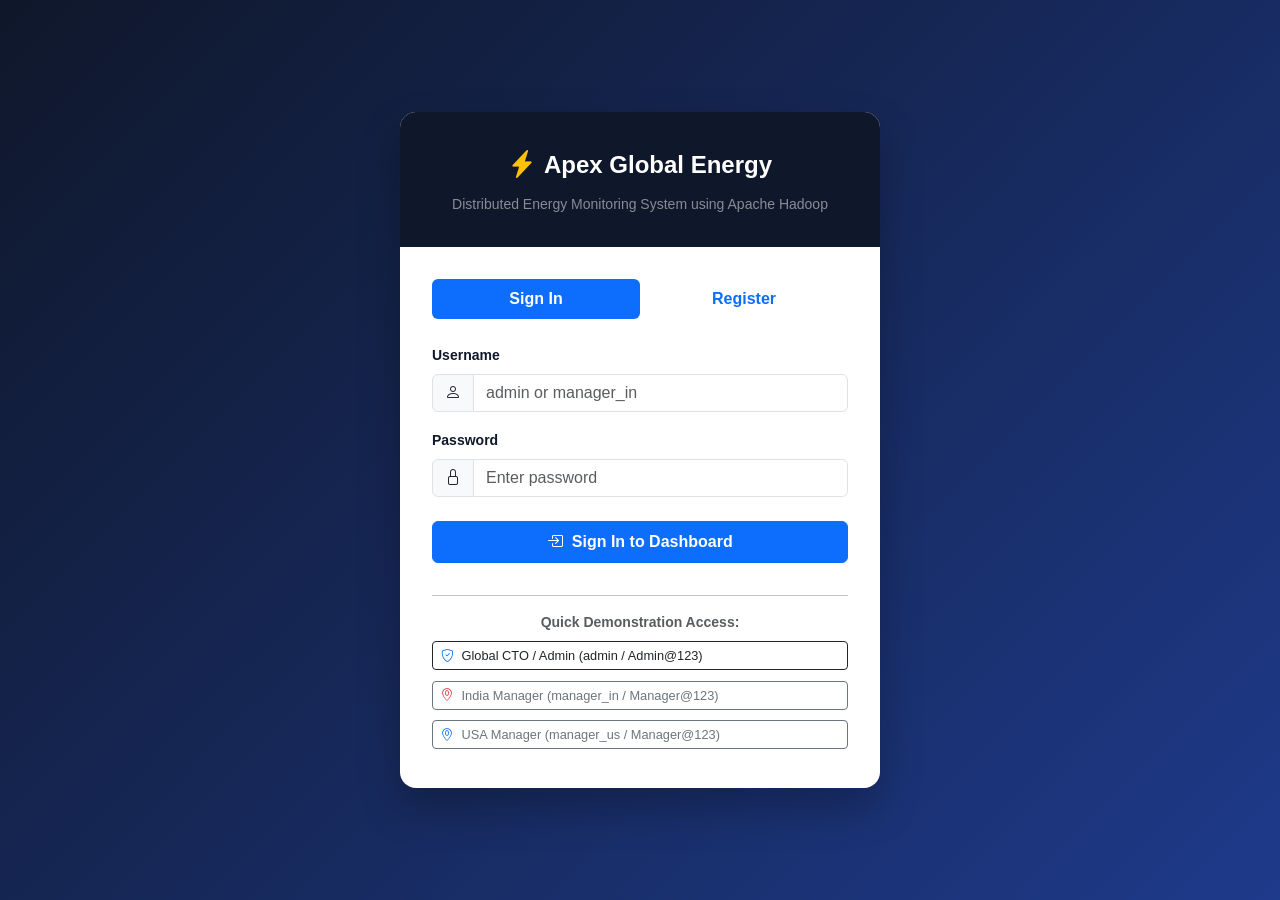
<file: frontend/index.html>
<!DOCTYPE html>
<html lang="en">
<head>
    <meta charset="UTF-8">
    <meta http-equiv="refresh" content="0; url=dashboard.html">
    <title>Redirecting...</title>
</head>
<body>
    <script>
        const user = localStorage.getItem("energy_user");
        if (user) {
            window.location.href = "dashboard.html";
        } else {
            window.location.href = "login.html";
        }
    </script>
</body>
</html>
</file>
<file: frontend/css/styles.css>
/* ==============================================================================
   Distributed Energy Monitoring System - Theme & UI Styles
   Theme: Executive Dark Blue & Crisp White
   ============================================================================== */

:root {
    --primary-blue: #1e3a8a;       /* Deep corporate blue */
    --primary-hover: #172554;
    --accent-blue: #2563eb;        /* Vibrant UI blue */
    --accent-cyan: #06b6d4;        /* Metric highlight */
    --dark-sidebar: #0f172a;       /* Dark slate / navy sidebar */
    --dark-sidebar-hover: #1e293b;
    --dark-sidebar-active: #3b82f6;
    --bg-surface: #f8fafc;         /* Crisp clean page background */
    --card-bg: #ffffff;
    --card-border: #e2e8f0;
    --text-primary: #0f172a;
    --text-muted: #64748b;
    --border-color: #e2e8f0;
    --danger-accent: #ef4444;
    --warning-accent: #f59e0b;
    --success-accent: #10b981;
}

body {
    font-family: -apple-system, BlinkMacSystemFont, "Segoe UI", Roboto, "Helvetica Neue", Arial, sans-serif;
    background-color: var(--bg-surface);
    color: var(--text-primary);
    overflow-x: hidden;
}

/* --------------------------------------------------------------------------
   App Layout with Responsive Sidebar
   -------------------------------------------------------------------------- */
.app-wrapper {
    display: flex;
    min-height: 100vh;
}

.sidebar {
    width: 260px;
    background-color: var(--dark-sidebar);
    color: #ffffff;
    flex-shrink: 0;
    display: flex;
    flex-direction: column;
    transition: all 0.3s ease;
    z-index: 1000;
}

.sidebar-header {
    padding: 1.25rem 1.5rem;
    border-bottom: 1px solid rgba(255, 255, 255, 0.08);
}

.sidebar-brand {
    font-size: 1.15rem;
    font-weight: 700;
    color: #ffffff;
    text-decoration: none;
    display: flex;
    align-items: center;
    gap: 0.6rem;
}

.sidebar-brand span.badge-hadoop {
    font-size: 0.65rem;
    background: linear-gradient(135deg, #f59e0b, #d97706);
    color: #000;
    font-weight: 800;
    padding: 0.2rem 0.45rem;
    border-radius: 4px;
}

.sidebar-menu {
    list-style: none;
    padding: 1rem 0;
    margin: 0;
    flex-grow: 1;
}

.sidebar-menu li a {
    display: flex;
    align-items: center;
    gap: 0.85rem;
    padding: 0.75rem 1.5rem;
    color: #94a3b8;
    text-decoration: none;
    font-size: 0.92rem;
    font-weight: 500;
    transition: all 0.2s ease;
    border-left: 3px solid transparent;
}

.sidebar-menu li a:hover {
    color: #ffffff;
    background-color: var(--dark-sidebar-hover);
}

.sidebar-menu li a.active {
    color: #ffffff;
    background-color: rgba(37, 99, 235, 0.18);
    border-left-color: var(--dark-sidebar-active);
    font-weight: 600;
}

.sidebar-menu li a i {
    font-size: 1.1rem;
    width: 22px;
    text-align: center;
}

.sidebar-footer {
    padding: 1.25rem;
    border-top: 1px solid rgba(255, 255, 255, 0.08);
    font-size: 0.82rem;
    color: #94a3b8;
}

.content-wrapper {
    flex-grow: 1;
    display: flex;
    flex-direction: column;
    min-width: 0;
}

/* --------------------------------------------------------------------------
   Top Navbar
   -------------------------------------------------------------------------- */
.top-navbar {
    background-color: #ffffff;
    border-bottom: 1px solid var(--border-color);
    padding: 0.85rem 2rem;
    display: flex;
    align-items: center;
    justify-content: space-between;
}

.cluster-pill {
    font-size: 0.8rem;
    padding: 0.35rem 0.85rem;
    border-radius: 50px;
    font-weight: 600;
    display: inline-flex;
    align-items: center;
    gap: 0.4rem;
}

.cluster-pill.online {
    background-color: #ecfdf5;
    color: #065f46;
    border: 1px solid #a7f3d0;
}

.cluster-pill.fallback {
    background-color: #eff6ff;
    color: #1e40af;
    border: 1px solid #bfdbfe;
}

/* --------------------------------------------------------------------------
   Cards and KPI Metrics
   -------------------------------------------------------------------------- */
.main-content {
    padding: 2rem;
}

.kpi-card {
    background: var(--card-bg);
    border: 1px solid var(--card-border);
    border-radius: 12px;
    padding: 1.4rem;
    box-shadow: 0 1px 3px rgba(0, 0, 0, 0.05);
    transition: transform 0.2s ease, box-shadow 0.2s ease;
    height: 100%;
}

.kpi-card:hover {
    transform: translateY(-2px);
    box-shadow: 0 8px 16px rgba(0, 0, 0, 0.08);
}

.kpi-icon {
    width: 48px;
    height: 48px;
    border-radius: 10px;
    display: flex;
    align-items: center;
    justify-content: center;
    font-size: 1.4rem;
    margin-bottom: 1rem;
}

.kpi-icon.blue { background-color: #dbeafe; color: #1d4ed8; }
.kpi-icon.green { background-color: #d1fae5; color: #047857; }
.kpi-icon.amber { background-color: #fef3c7; color: #b45309; }
.kpi-icon.indigo { background-color: #e0e7ff; color: #4338ca; }
.kpi-icon.red { background-color: #fee2e2; color: #b91c1c; }

.kpi-title {
    font-size: 0.82rem;
    font-weight: 600;
    text-transform: uppercase;
    letter-spacing: 0.04em;
    color: var(--text-muted);
    margin-bottom: 0.35rem;
}

.kpi-value {
    font-size: 1.75rem;
    font-weight: 700;
    color: var(--text-primary);
    line-height: 1.2;
}

.kpi-sub {
    font-size: 0.8rem;
    color: var(--text-muted);
    margin-top: 0.35rem;
}

/* --------------------------------------------------------------------------
   Charts and Panel Cards
   -------------------------------------------------------------------------- */
.panel-card {
    background: var(--card-bg);
    border: 1px solid var(--card-border);
    border-radius: 12px;
    box-shadow: 0 1px 3px rgba(0, 0, 0, 0.05);
    margin-bottom: 1.5rem;
    overflow: hidden;
}

.panel-card-header {
    padding: 1.15rem 1.5rem;
    border-bottom: 1px solid var(--card-border);
    display: flex;
    align-items: center;
    justify-content: space-between;
    background-color: #ffffff;
}

.panel-card-title {
    font-size: 1.05rem;
    font-weight: 600;
    margin: 0;
    color: var(--text-primary);
    display: flex;
    align-items: center;
    gap: 0.5rem;
}

.panel-card-body {
    padding: 1.5rem;
}

/* --------------------------------------------------------------------------
   Tables
   -------------------------------------------------------------------------- */
.table-custom {
    width: 100%;
    margin-bottom: 0;
}

.table-custom th {
    background-color: #f8fafc;
    color: var(--text-muted);
    font-size: 0.78rem;
    font-weight: 600;
    text-transform: uppercase;
    letter-spacing: 0.04em;
    padding: 0.85rem 1rem;
    border-bottom: 1px solid var(--border-color);
}

.table-custom td {
    padding: 0.85rem 1rem;
    vertical-align: middle;
    font-size: 0.88rem;
    border-bottom: 1px solid var(--border-color);
}

.table-custom tbody tr:hover {
    background-color: #f1f5f9;
}

/* --------------------------------------------------------------------------
   Badges & Severity
   -------------------------------------------------------------------------- */
.badge-office {
    background-color: #e0f2fe;
    color: #0369a1;
    font-weight: 600;
    font-size: 0.75rem;
    padding: 0.25rem 0.6rem;
    border-radius: 6px;
}

.badge-factory {
    background-color: #fef3c7;
    color: #92400e;
    font-weight: 600;
    font-size: 0.75rem;
    padding: 0.25rem 0.6rem;
    border-radius: 6px;
}

.badge-sev-critical {
    background-color: #fee2e2;
    color: #991b1b;
    font-weight: 700;
    font-size: 0.75rem;
    padding: 0.25rem 0.6rem;
    border-radius: 6px;
}

.badge-sev-high {
    background-color: #ffedd5;
    color: #9a3412;
    font-weight: 700;
    font-size: 0.75rem;
    padding: 0.25rem 0.6rem;
    border-radius: 6px;
}

.badge-sev-warning {
    background-color: #fef9c3;
    color: #854d0e;
    font-weight: 600;
    font-size: 0.75rem;
    padding: 0.25rem 0.6rem;
    border-radius: 6px;
}

/* --------------------------------------------------------------------------
   Big Data Terminal / Console Output
   -------------------------------------------------------------------------- */
.terminal-console {
    background-color: #0b1120;
    color: #38bdf8;
    font-family: "Consolas", "Monaco", "Courier New", monospace;
    font-size: 0.85rem;
    padding: 1.25rem;
    border-radius: 8px;
    max-height: 380px;
    overflow-y: auto;
    line-height: 1.5;
    box-shadow: inset 0 2px 6px rgba(0,0,0,0.4);
}

.terminal-console .term-cmd { color: #4ade80; font-weight: bold; }
.terminal-console .term-info { color: #cbd5e1; }
.terminal-console .term-success { color: #34d399; font-weight: bold; }
.terminal-console .term-warn { color: #fbbf24; }

/* --------------------------------------------------------------------------
   Responsive Mobile Adjustments
   -------------------------------------------------------------------------- */
@media (max-width: 992px) {
    .sidebar {
        position: fixed;
        left: -260px;
        top: 0;
        bottom: 0;
    }
    .sidebar.open {
        left: 0;
    }
    .main-content {
        padding: 1rem;
    }
}
</file>
